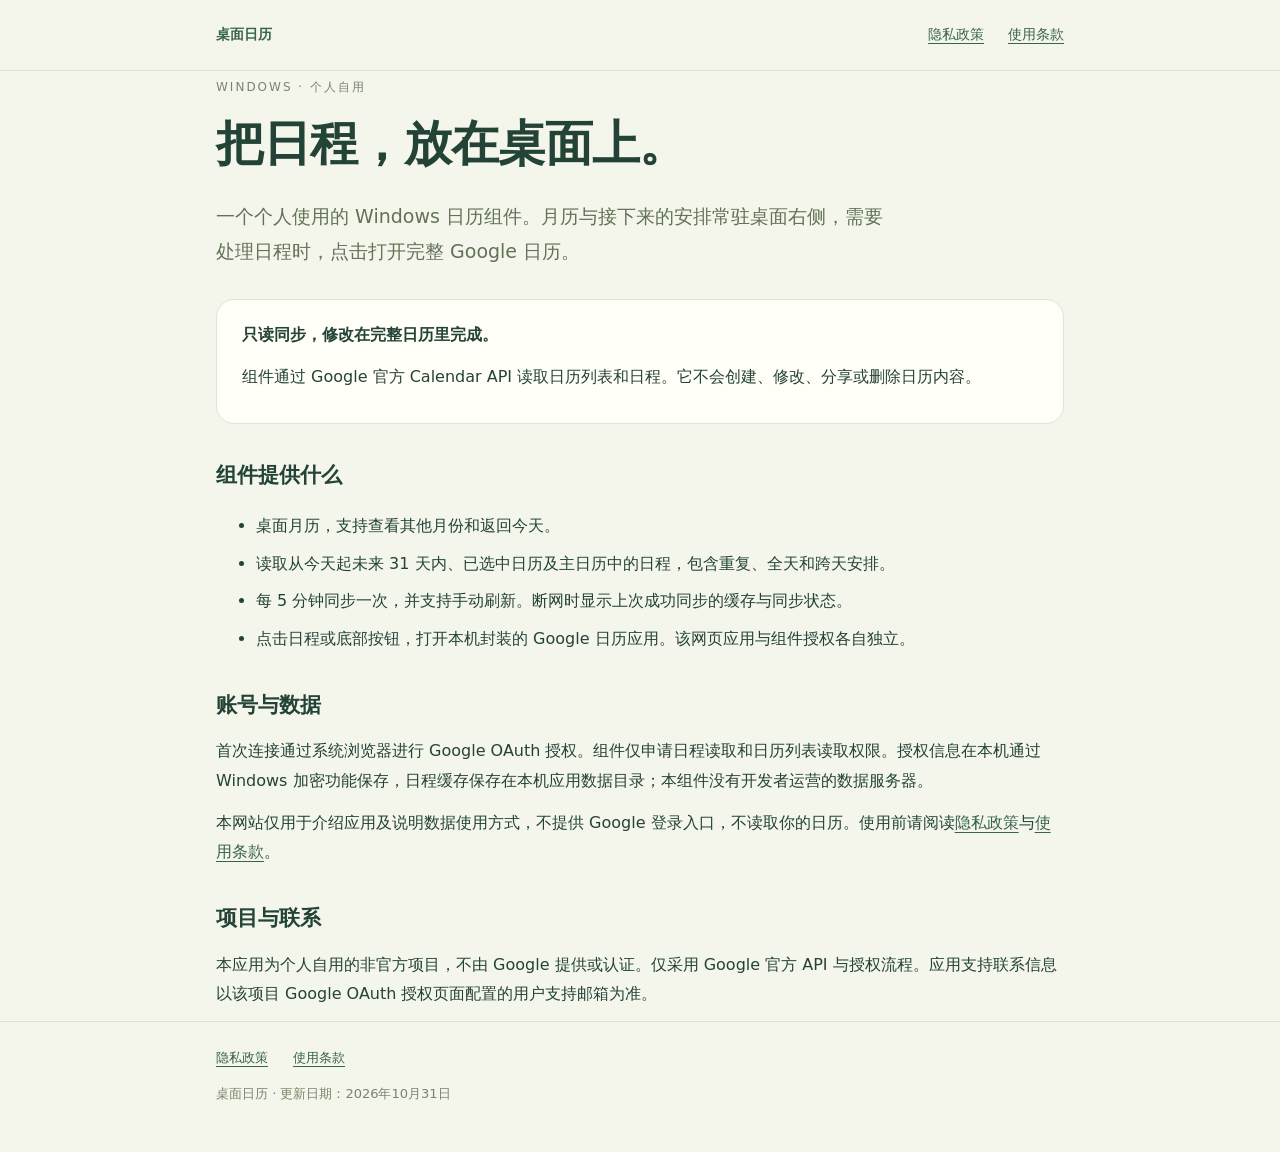
<file: index.html>
<!doctype html><html lang="zh-CN"><head><meta charset="utf-8"><meta name="viewport" content="width=device-width,initial-scale=1"><title>桌面日历 · 应用介绍</title><meta name="description" content="个人自用的 Windows 桌面日历组件，通过 Google 官方只读接口显示日程。"><link rel="stylesheet" href="style.css"></head><body><header><nav class="wrap"><a class="brand" href="index.html">桌面日历</a><a href="privacy.html">隐私政策</a><a href="terms.html">使用条款</a></nav></header><main class="wrap"><span class="label">WINDOWS · 个人自用</span><h1>把日程，放在桌面上。</h1><p class="intro">一个个人使用的 Windows 日历组件。月历与接下来的安排常驻桌面右侧，需要处理日程时，点击打开完整 Google 日历。</p><div class="box"><strong>只读同步，修改在完整日历里完成。</strong><p>组件通过 Google 官方 Calendar API 读取日历列表和日程。它不会创建、修改、分享或删除日历内容。</p></div><h2>组件提供什么</h2><ul><li>桌面月历，支持查看其他月份和返回今天。</li><li>读取从今天起未来 31 天内、已选中日历及主日历中的日程，包含重复、全天和跨天安排。</li><li>每 5 分钟同步一次，并支持手动刷新。断网时显示上次成功同步的缓存与同步状态。</li><li>点击日程或底部按钮，打开本机封装的 Google 日历应用。该网页应用与组件授权各自独立。</li></ul><h2>账号与数据</h2><p>首次连接通过系统浏览器进行 Google OAuth 授权。组件仅申请日程读取和日历列表读取权限。授权信息在本机通过 Windows 加密功能保存，日程缓存保存在本机应用数据目录；本组件没有开发者运营的数据服务器。</p><p>本网站仅用于介绍应用及说明数据使用方式，不提供 Google 登录入口，不读取你的日历。使用前请阅读<a href="privacy.html">隐私政策</a>与<a href="terms.html">使用条款</a>。</p><h2>项目与联系</h2><p>本应用为个人自用的非官方项目，不由 Google 提供或认证。仅采用 Google 官方 API 与授权流程。应用支持联系信息以该项目 Google OAuth 授权页面配置的用户支持邮箱为准。</p></main><footer><div class="wrap"><div class="links"><a href="privacy.html">隐私政策</a><a href="terms.html">使用条款</a></div><p>桌面日历 · 更新日期：2026年10月31日</p></div></footer></body></html>
</file>
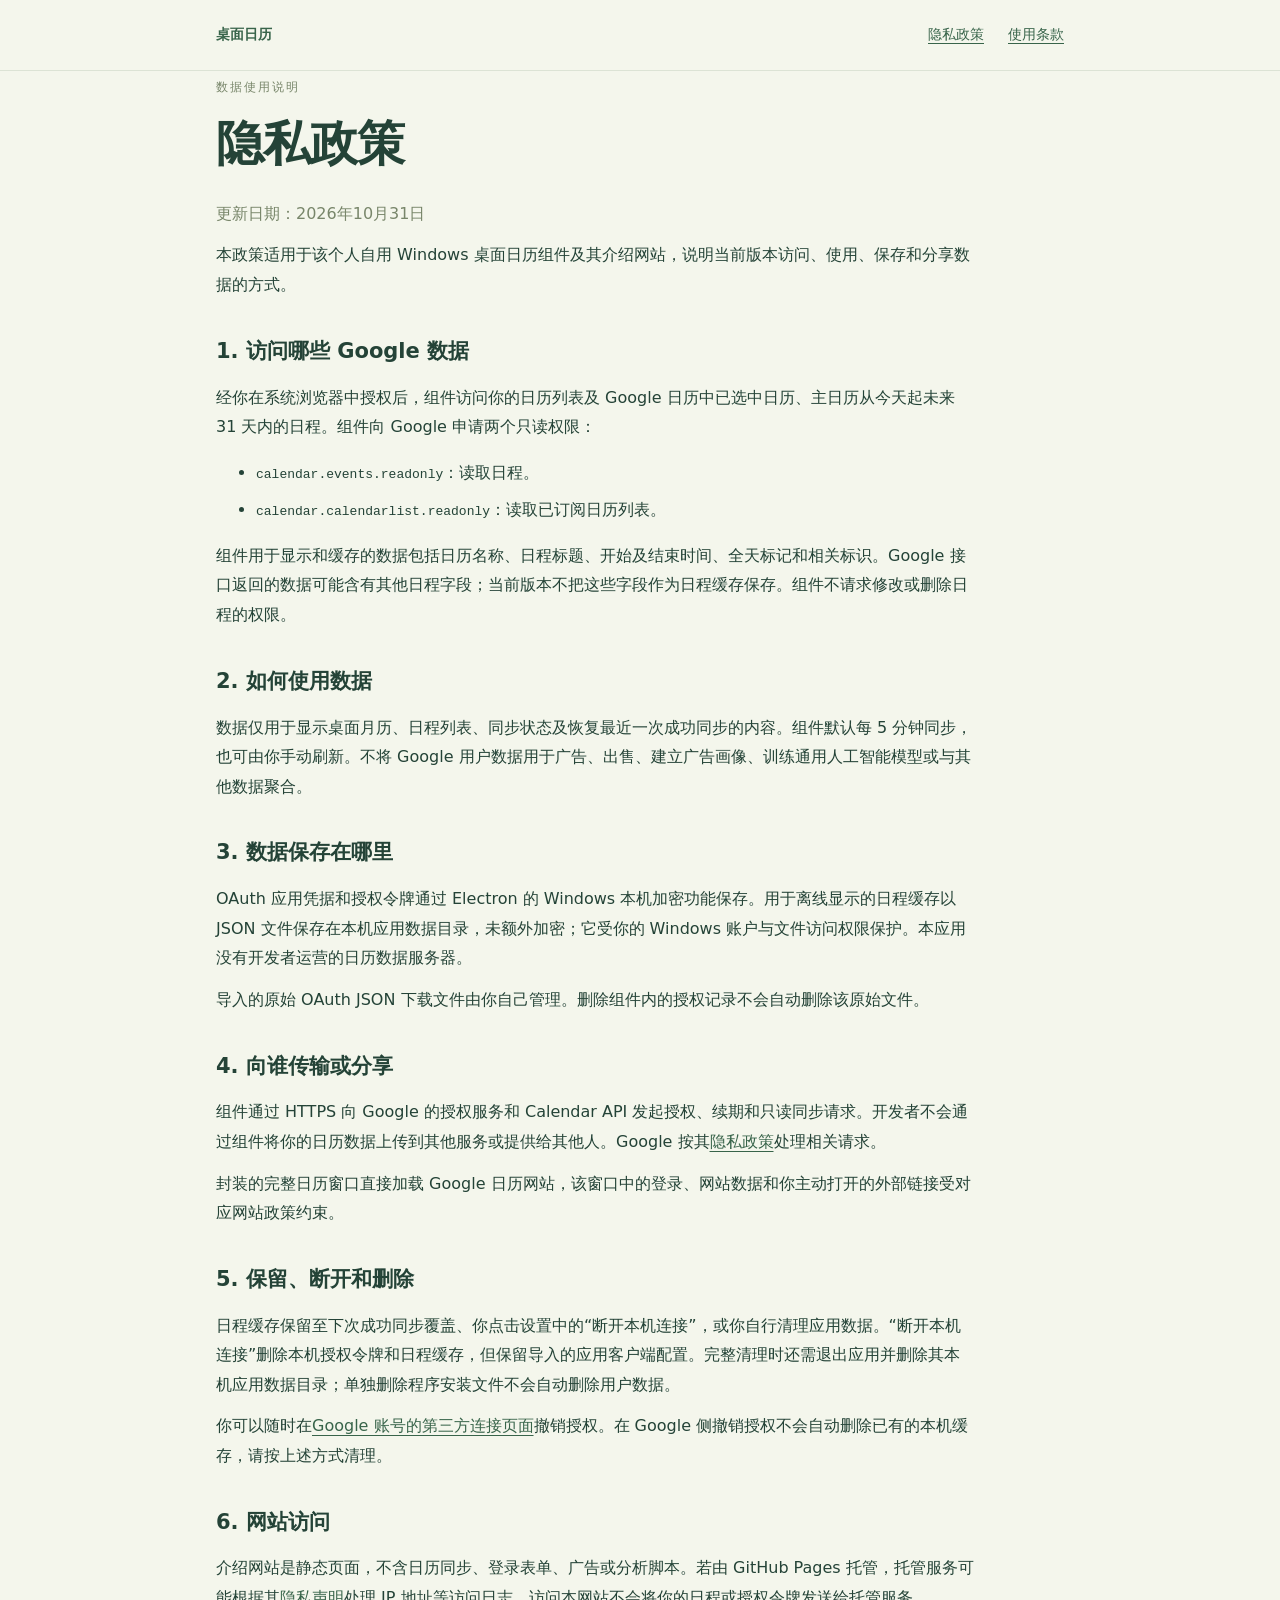
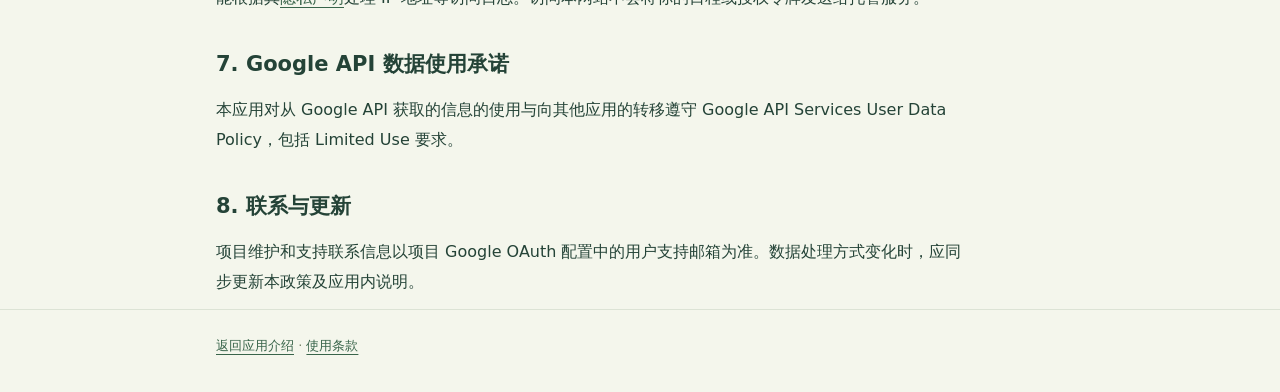
<file: privacy.html>
<!doctype html><html lang="zh-CN"><head><meta charset="utf-8"><meta name="viewport" content="width=device-width,initial-scale=1"><title>隐私政策 · 桌面日历</title><link rel="stylesheet" href="style.css"></head><body><header><nav class="wrap"><a class="brand" href="index.html">桌面日历</a><a href="privacy.html">隐私政策</a><a href="terms.html">使用条款</a></nav></header><main class="wrap"><article><span class="label">数据使用说明</span><h1>隐私政策</h1><p class="muted">更新日期：2026年10月31日</p><p>本政策适用于该个人自用 Windows 桌面日历组件及其介绍网站，说明当前版本访问、使用、保存和分享数据的方式。</p><h2>1. 访问哪些 Google 数据</h2><p>经你在系统浏览器中授权后，组件访问你的日历列表及 Google 日历中已选中日历、主日历从今天起未来 31 天内的日程。组件向 Google 申请两个只读权限：</p><ul><li><code>calendar.events.readonly</code>：读取日程。</li><li><code>calendar.calendarlist.readonly</code>：读取已订阅日历列表。</li></ul><p>组件用于显示和缓存的数据包括日历名称、日程标题、开始及结束时间、全天标记和相关标识。Google 接口返回的数据可能含有其他日程字段；当前版本不把这些字段作为日程缓存保存。组件不请求修改或删除日程的权限。</p><h2>2. 如何使用数据</h2><p>数据仅用于显示桌面月历、日程列表、同步状态及恢复最近一次成功同步的内容。组件默认每 5 分钟同步，也可由你手动刷新。不将 Google 用户数据用于广告、出售、建立广告画像、训练通用人工智能模型或与其他数据聚合。</p><h2>3. 数据保存在哪里</h2><p>OAuth 应用凭据和授权令牌通过 Electron 的 Windows 本机加密功能保存。用于离线显示的日程缓存以 JSON 文件保存在本机应用数据目录，未额外加密；它受你的 Windows 账户与文件访问权限保护。本应用没有开发者运营的日历数据服务器。</p><p>导入的原始 OAuth JSON 下载文件由你自己管理。删除组件内的授权记录不会自动删除该原始文件。</p><h2>4. 向谁传输或分享</h2><p>组件通过 HTTPS 向 Google 的授权服务和 Calendar API 发起授权、续期和只读同步请求。开发者不会通过组件将你的日历数据上传到其他服务或提供给其他人。Google 按其<a href="https://policies.google.com/privacy">隐私政策</a>处理相关请求。</p><p>封装的完整日历窗口直接加载 Google 日历网站，该窗口中的登录、网站数据和你主动打开的外部链接受对应网站政策约束。</p><h2>5. 保留、断开和删除</h2><p>日程缓存保留至下次成功同步覆盖、你点击设置中的“断开本机连接”，或你自行清理应用数据。“断开本机连接”删除本机授权令牌和日程缓存，但保留导入的应用客户端配置。完整清理时还需退出应用并删除其本机应用数据目录；单独删除程序安装文件不会自动删除用户数据。</p><p>你可以随时在<a href="https://myaccount.google.com/connections">Google 账号的第三方连接页面</a>撤销授权。在 Google 侧撤销授权不会自动删除已有的本机缓存，请按上述方式清理。</p><h2>6. 网站访问</h2><p>介绍网站是静态页面，不含日历同步、登录表单、广告或分析脚本。若由 GitHub Pages 托管，托管服务可能根据其<a href="https://docs.github.com/en/site-policy/privacy-policies/github-general-privacy-statement">隐私声明</a>处理 IP 地址等访问日志。访问本网站不会将你的日程或授权令牌发送给托管服务。</p><h2>7. Google API 数据使用承诺</h2><p>本应用对从 Google API 获取的信息的使用与向其他应用的转移遵守 Google API Services User Data Policy，包括 Limited Use 要求。</p><h2>8. 联系与更新</h2><p>项目维护和支持联系信息以项目 Google OAuth 配置中的用户支持邮箱为准。数据处理方式变化时，应同步更新本政策及应用内说明。</p></article></main><footer><div class="wrap"><a href="index.html">返回应用介绍</a> · <a href="terms.html">使用条款</a></div></footer></body></html>
</file>
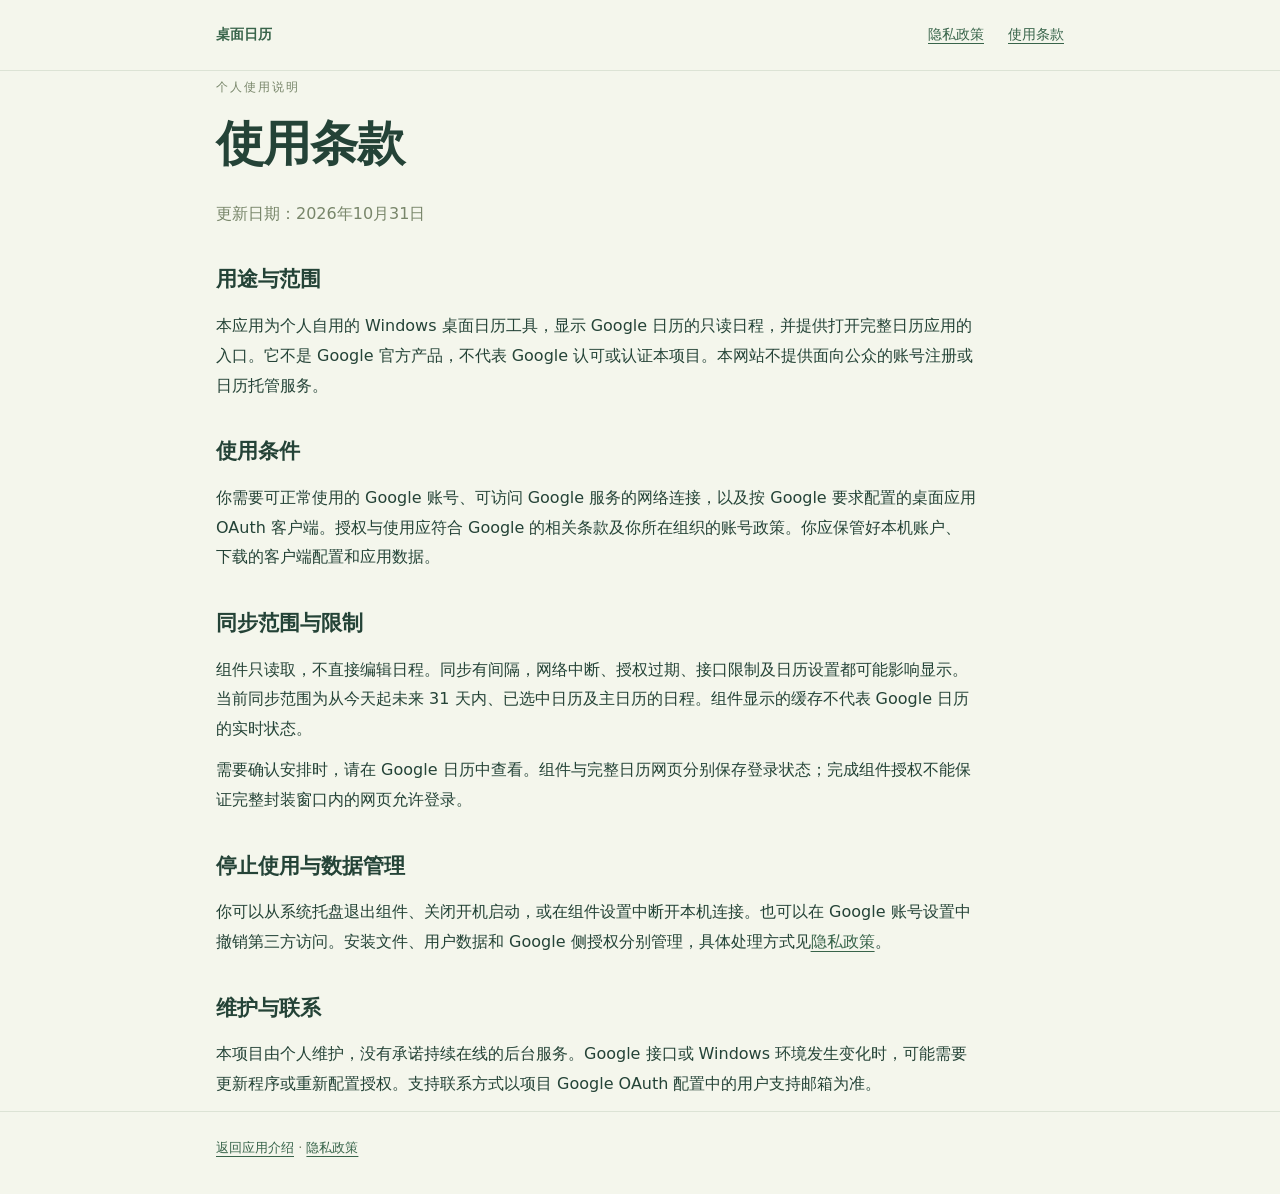
<file: terms.html>
<!doctype html><html lang="zh-CN"><head><meta charset="utf-8"><meta name="viewport" content="width=device-width,initial-scale=1"><title>使用条款 · 桌面日历</title><link rel="stylesheet" href="style.css"></head><body><header><nav class="wrap"><a class="brand" href="index.html">桌面日历</a><a href="privacy.html">隐私政策</a><a href="terms.html">使用条款</a></nav></header><main class="wrap"><article><span class="label">个人使用说明</span><h1>使用条款</h1><p class="muted">更新日期：2026年10月31日</p><h2>用途与范围</h2><p>本应用为个人自用的 Windows 桌面日历工具，显示 Google 日历的只读日程，并提供打开完整日历应用的入口。它不是 Google 官方产品，不代表 Google 认可或认证本项目。本网站不提供面向公众的账号注册或日历托管服务。</p><h2>使用条件</h2><p>你需要可正常使用的 Google 账号、可访问 Google 服务的网络连接，以及按 Google 要求配置的桌面应用 OAuth 客户端。授权与使用应符合 Google 的相关条款及你所在组织的账号政策。你应保管好本机账户、下载的客户端配置和应用数据。</p><h2>同步范围与限制</h2><p>组件只读取，不直接编辑日程。同步有间隔，网络中断、授权过期、接口限制及日历设置都可能影响显示。当前同步范围为从今天起未来 31 天内、已选中日历及主日历的日程。组件显示的缓存不代表 Google 日历的实时状态。</p><p>需要确认安排时，请在 Google 日历中查看。组件与完整日历网页分别保存登录状态；完成组件授权不能保证完整封装窗口内的网页允许登录。</p><h2>停止使用与数据管理</h2><p>你可以从系统托盘退出组件、关闭开机启动，或在组件设置中断开本机连接。也可以在 Google 账号设置中撤销第三方访问。安装文件、用户数据和 Google 侧授权分别管理，具体处理方式见<a href="privacy.html">隐私政策</a>。</p><h2>维护与联系</h2><p>本项目由个人维护，没有承诺持续在线的后台服务。Google 接口或 Windows 环境发生变化时，可能需要更新程序或重新配置授权。支持联系方式以项目 Google OAuth 配置中的用户支持邮箱为准。</p></article></main><footer><div class="wrap"><a href="index.html">返回应用介绍</a> · <a href="privacy.html">隐私政策</a></div></footer></body></html>
</file>
<file: style.css>
:root{font-family:system-ui,'Microsoft YaHei',sans-serif;color:#244337;background:#f4f6ec;line-height:1.85}*{box-sizing:border-box}body{margin:0}a{color:#38644a;text-underline-offset:4px}a:hover{color:#182e22}.wrap{max-width:900px;margin:auto;padding:0 26px}header{border-bottom:1px solid #dce3d5;padding:22px 0}nav{display:flex;align-items:center;gap:24px;flex-wrap:wrap;font-size:14px}.brand{font-weight:650;text-decoration:none;margin-right:auto}main{padding:55px 0 70px}.label{font-size:12px;letter-spacing:2px;color:#78866a}h1{font-size:clamp(30px,5vw,48px);font-weight:600;line-height:1.3;letter-spacing:-1px;margin:12px 0 24px}h2{font-size:21px;margin:32px 0 10px}p{margin:12px 0}.intro{font-size:19px;max-width:680px;color:#627257}.box{background:#fffef7;border:1px solid #dde5d4;border-radius:18px;padding:20px 25px;margin:30px 0}li{margin:8px 0}footer{padding:24px 0 34px;border-top:1px solid #dce3d5;color:#78866a;font-size:13px}small,.muted{color:#78866a}code{font-size:13px;overflow-wrap:anywhere}button{font:inherit}article{max-width:760px}.links{display:flex;gap:25px;flex-wrap:wrap}@media(max-width:520px){.wrap{padding:0 20px}nav{gap:14px}main{padding-top:36px}.box{padding:16px}}
</file>
